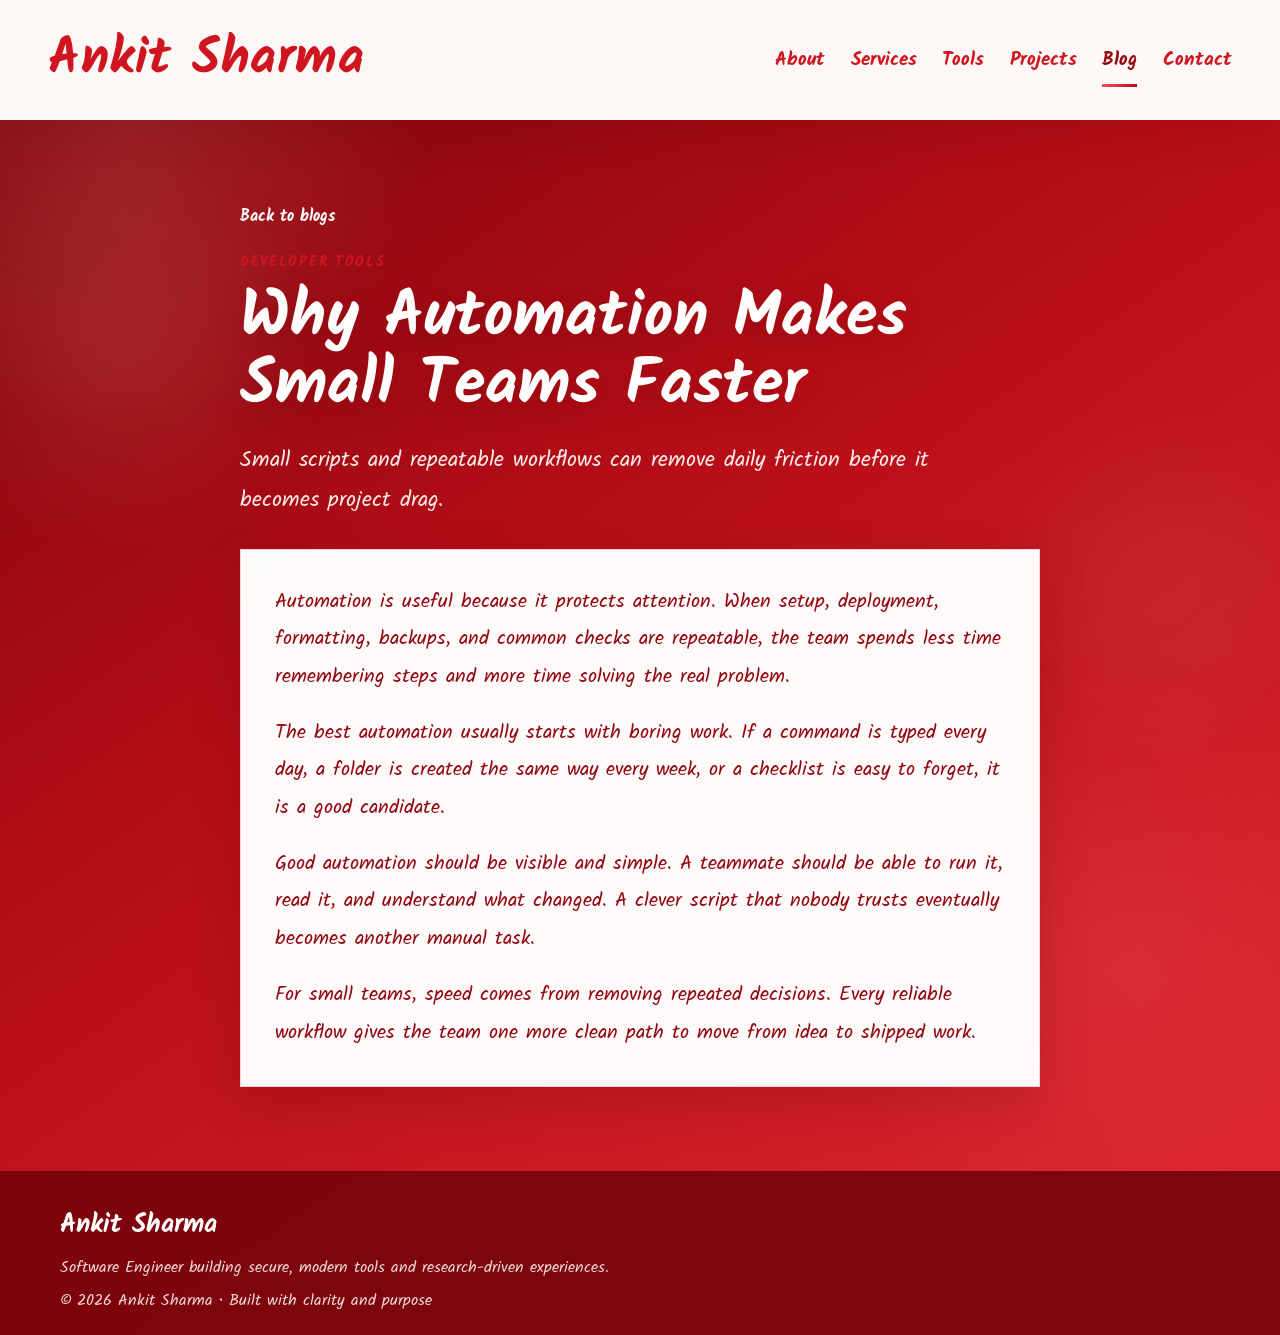
<file: blog-automation-small-teams.html>
<!DOCTYPE html>
<html lang="en">

<head>
  <meta charset="UTF-8">
  <meta name="viewport" content="width=device-width, initial-scale=1.0">
  <title>Why Automation Makes Small Teams Faster | Ankit Sharma</title>
  <link rel="preconnect" href="https://fonts.googleapis.com">
  <link rel="preconnect" href="https://fonts.gstatic.com" crossorigin>
  <link
    href="https://fonts.googleapis.com/css2?family=Kalam:wght@300;400;700&amp;family=Material+Symbols+Outlined:opsz,wght,FILL,GRAD@24,500,0,0"
    rel="stylesheet">
  <link rel="stylesheet" href="style.css">
  <link rel="shortcut icon" href="files/hero.jpg" type="image/x-icon">
</head>

<body>
  <div class="site-shell">
    <header class="site-header">
      <a class="brand" href="index.html#top" aria-label="Ankit Sharma home">
        <span class="brand-text">Ankit Sharma</span>
      </a>

      <nav class="site-nav" aria-label="Primary navigation">
        <a href="index.html#about">About</a>
        <a href="index.html#services">Services</a>
        <a href="index.html#tools">Tools</a>
        <a href="index.html#projects">Projects</a>
        <a href="blogs.html" aria-current="page">Blog</a>
        <a href="index.html#contact">Contact</a>
      </nav>
    </header>

    <main id="top">
      <article class="blog-article">
        <a class="text-link back-link" href="blogs.html">Back to blogs</a>
        <p class="section-label">Developer Tools</p>
        <h1>Why Automation Makes Small Teams Faster</h1>
        <p class="blog-intro">
          Small scripts and repeatable workflows can remove daily friction before it becomes project drag.
        </p>

        <div class="blog-article-body">
          <p>
            Automation is useful because it protects attention. When setup, deployment, formatting, backups, and common
            checks are repeatable, the team spends less time remembering steps and more time solving the real problem.
          </p>
          <p>
            The best automation usually starts with boring work. If a command is typed every day, a folder is created
            the same way every week, or a checklist is easy to forget, it is a good candidate.
          </p>
          <p>
            Good automation should be visible and simple. A teammate should be able to run it, read it, and understand
            what changed. A clever script that nobody trusts eventually becomes another manual task.
          </p>
          <p>
            For small teams, speed comes from removing repeated decisions. Every reliable workflow gives the team one
            more clean path to move from idea to shipped work.
          </p>
        </div>
      </article>
    </main>

    <footer class="site-footer">
      <p class="footer-logo">Ankit Sharma</p>
      <p class="footer-note">Software Engineer building secure, modern tools and research-driven experiences.</p>
      <p class="footer-bottom">© 2026 Ankit Sharma • Built with clarity and purpose</p>
    </footer>
  </div>
</body>

</html>
</file>
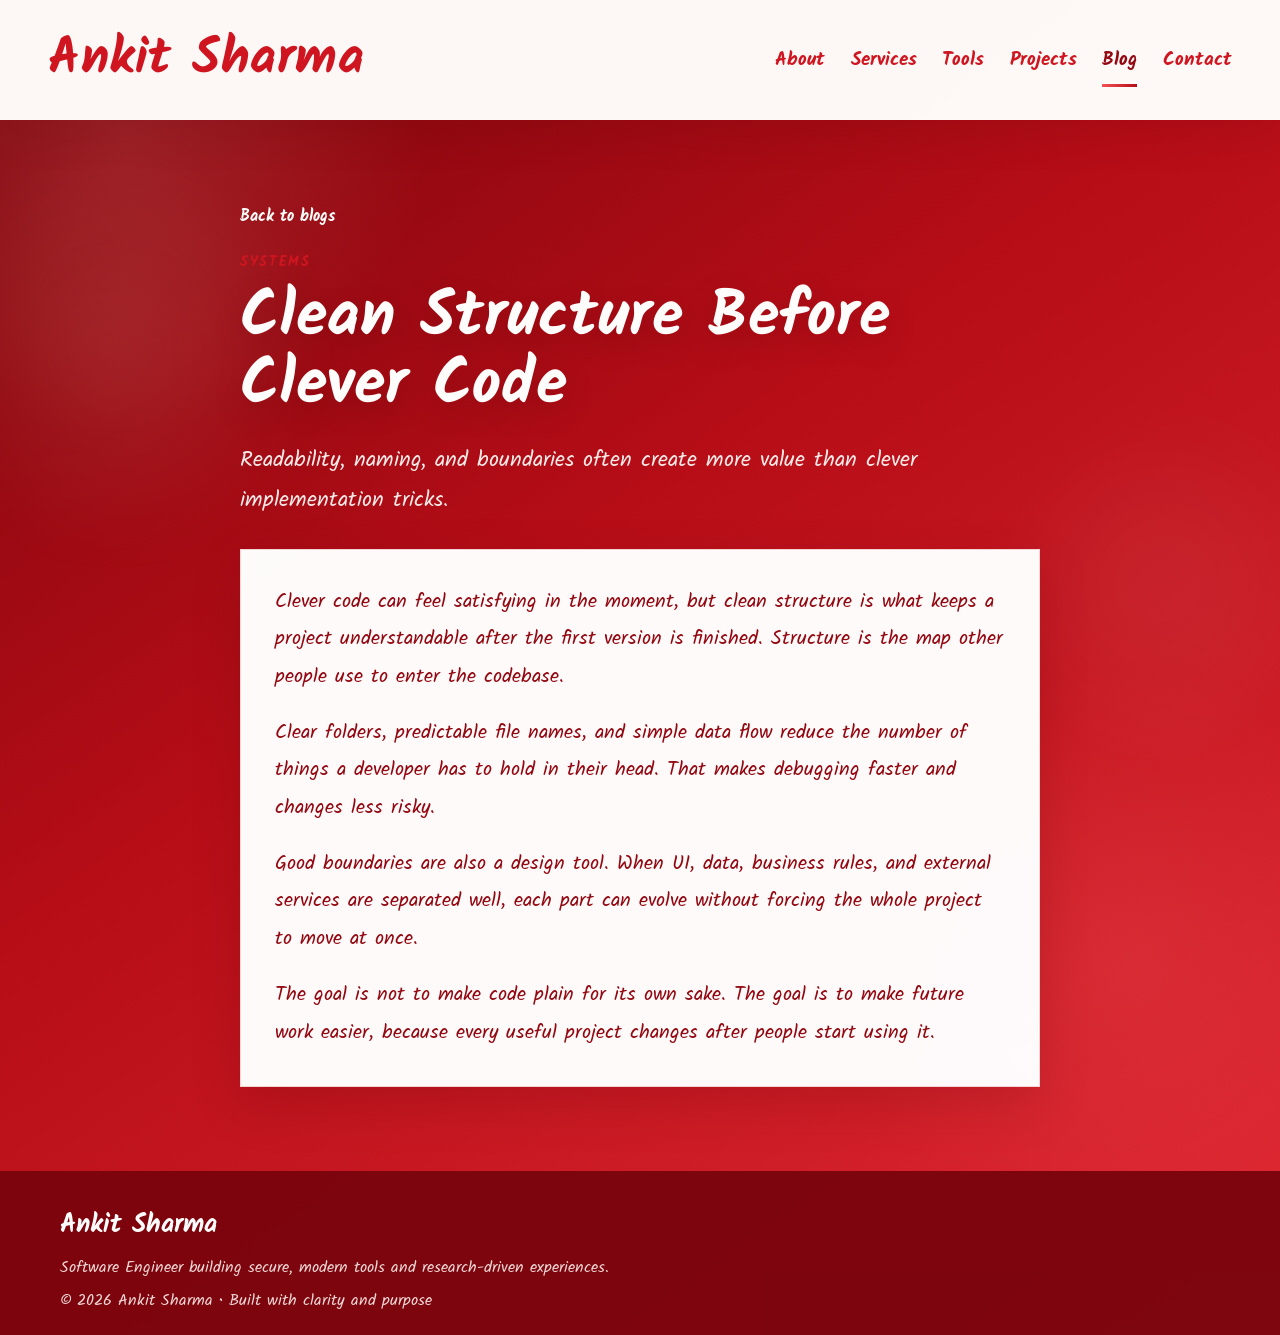
<file: blog-clean-structure.html>
<!DOCTYPE html>
<html lang="en">

<head>
  <meta charset="UTF-8">
  <meta name="viewport" content="width=device-width, initial-scale=1.0">
  <title>Clean Structure Before Clever Code | Ankit Sharma</title>
  <link rel="preconnect" href="https://fonts.googleapis.com">
  <link rel="preconnect" href="https://fonts.gstatic.com" crossorigin>
  <link
    href="https://fonts.googleapis.com/css2?family=Kalam:wght@300;400;700&amp;family=Material+Symbols+Outlined:opsz,wght,FILL,GRAD@24,500,0,0"
    rel="stylesheet">
  <link rel="stylesheet" href="style.css">
  <link rel="shortcut icon" href="files/hero.jpg" type="image/x-icon">
</head>

<body>
  <div class="site-shell">
    <header class="site-header">
      <a class="brand" href="index.html#top" aria-label="Ankit Sharma home">
        <span class="brand-text">Ankit Sharma</span>
      </a>

      <nav class="site-nav" aria-label="Primary navigation">
        <a href="index.html#about">About</a>
        <a href="index.html#services">Services</a>
        <a href="index.html#tools">Tools</a>
        <a href="index.html#projects">Projects</a>
        <a href="blogs.html" aria-current="page">Blog</a>
        <a href="index.html#contact">Contact</a>
      </nav>
    </header>

    <main id="top">
      <article class="blog-article">
        <a class="text-link back-link" href="blogs.html">Back to blogs</a>
        <p class="section-label">Systems</p>
        <h1>Clean Structure Before Clever Code</h1>
        <p class="blog-intro">
          Readability, naming, and boundaries often create more value than clever implementation tricks.
        </p>

        <div class="blog-article-body">
          <p>
            Clever code can feel satisfying in the moment, but clean structure is what keeps a project understandable
            after the first version is finished. Structure is the map other people use to enter the codebase.
          </p>
          <p>
            Clear folders, predictable file names, and simple data flow reduce the number of things a developer has to
            hold in their head. That makes debugging faster and changes less risky.
          </p>
          <p>
            Good boundaries are also a design tool. When UI, data, business rules, and external services are separated
            well, each part can evolve without forcing the whole project to move at once.
          </p>
          <p>
            The goal is not to make code plain for its own sake. The goal is to make future work easier, because every
            useful project changes after people start using it.
          </p>
        </div>
      </article>
    </main>

    <footer class="site-footer">
      <p class="footer-logo">Ankit Sharma</p>
      <p class="footer-note">Software Engineer building secure, modern tools and research-driven experiences.</p>
      <p class="footer-bottom">© 2026 Ankit Sharma • Built with clarity and purpose</p>
    </footer>
  </div>
</body>

</html>
</file>
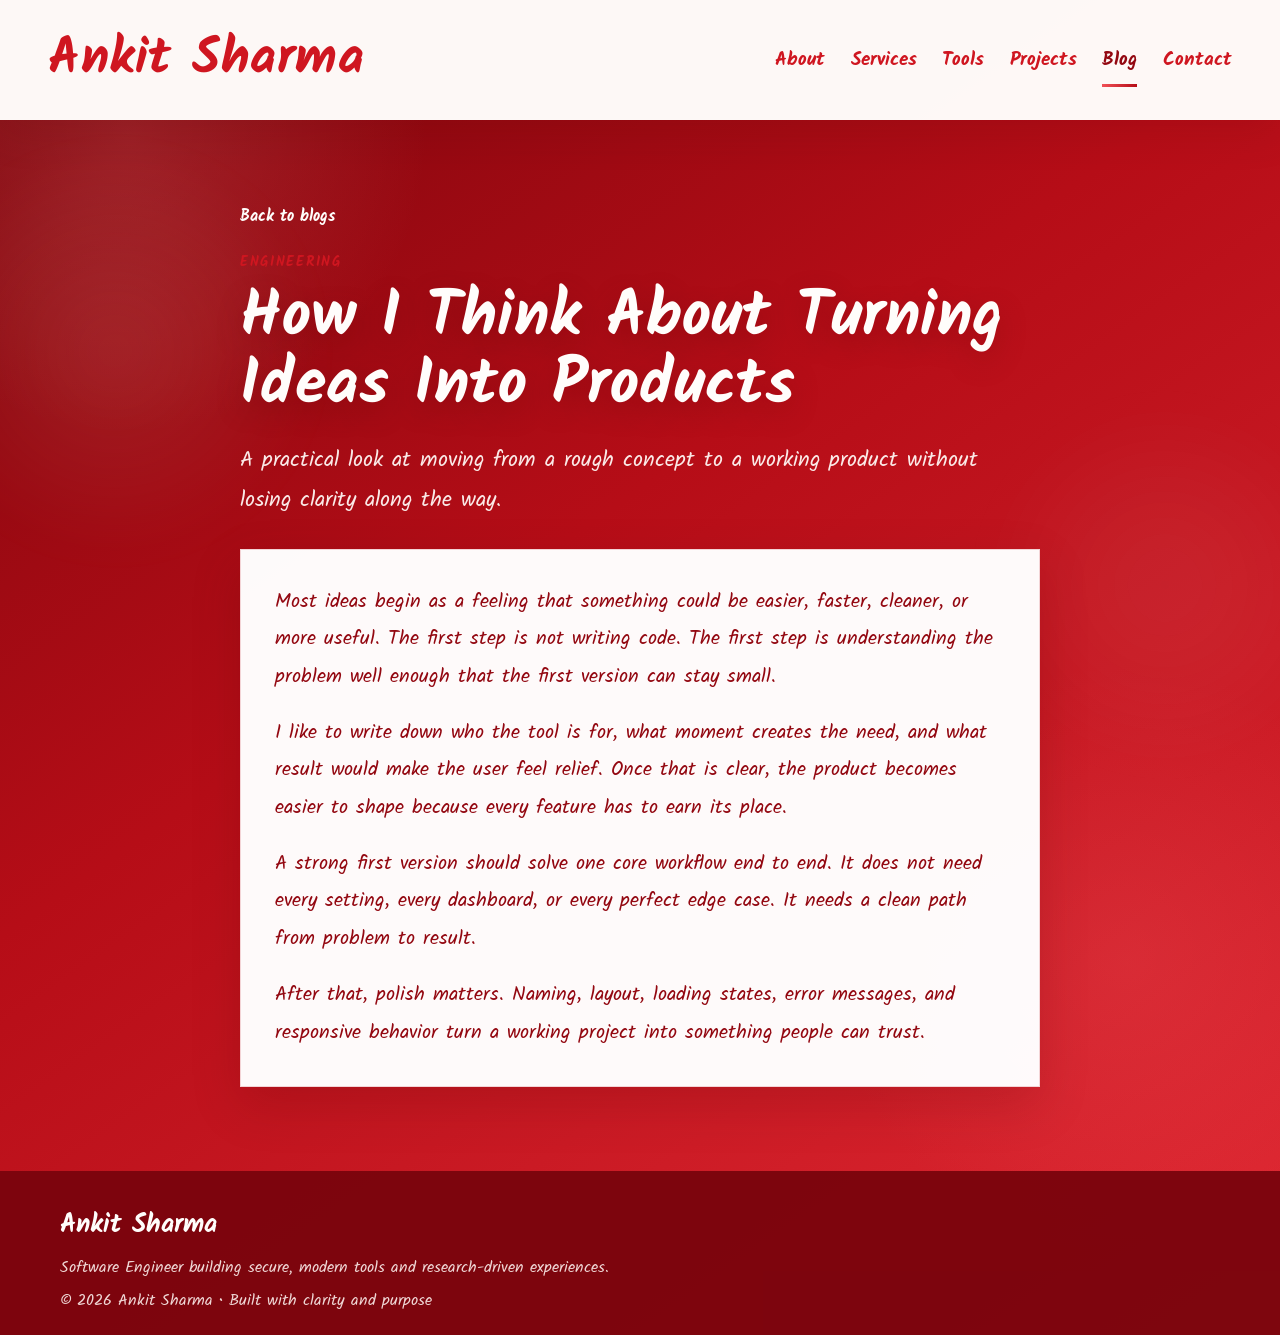
<file: blog-turning-ideas-into-products.html>
<!DOCTYPE html>
<html lang="en">

<head>
  <meta charset="UTF-8">
  <meta name="viewport" content="width=device-width, initial-scale=1.0">
  <title>How I Think About Turning Ideas Into Products | Ankit Sharma</title>
  <link rel="preconnect" href="https://fonts.googleapis.com">
  <link rel="preconnect" href="https://fonts.gstatic.com" crossorigin>
  <link
    href="https://fonts.googleapis.com/css2?family=Kalam:wght@300;400;700&amp;family=Material+Symbols+Outlined:opsz,wght,FILL,GRAD@24,500,0,0"
    rel="stylesheet">
  <link rel="stylesheet" href="style.css">
  <link rel="shortcut icon" href="files/hero.jpg" type="image/x-icon">
</head>

<body>
  <div class="site-shell">
    <header class="site-header">
      <a class="brand" href="index.html#top" aria-label="Ankit Sharma home">
        <span class="brand-text">Ankit Sharma</span>
      </a>

      <nav class="site-nav" aria-label="Primary navigation">
        <a href="index.html#about">About</a>
        <a href="index.html#services">Services</a>
        <a href="index.html#tools">Tools</a>
        <a href="index.html#projects">Projects</a>
        <a href="blogs.html" aria-current="page">Blog</a>
        <a href="index.html#contact">Contact</a>
      </nav>
    </header>

    <main id="top">
      <article class="blog-article">
        <a class="text-link back-link" href="blogs.html">Back to blogs</a>
        <p class="section-label">Engineering</p>
        <h1>How I Think About Turning Ideas Into Products</h1>
        <p class="blog-intro">
          A practical look at moving from a rough concept to a working product without losing clarity along the way.
        </p>

        <div class="blog-article-body">
          <p>
            Most ideas begin as a feeling that something could be easier, faster, cleaner, or more useful. The first
            step is not writing code. The first step is understanding the problem well enough that the first version can
            stay small.
          </p>
          <p>
            I like to write down who the tool is for, what moment creates the need, and what result would make the user
            feel relief. Once that is clear, the product becomes easier to shape because every feature has to earn its
            place.
          </p>
          <p>
            A strong first version should solve one core workflow end to end. It does not need every setting, every
            dashboard, or every perfect edge case. It needs a clean path from problem to result.
          </p>
          <p>
            After that, polish matters. Naming, layout, loading states, error messages, and responsive behavior turn a
            working project into something people can trust.
          </p>
        </div>
      </article>
    </main>

    <footer class="site-footer">
      <p class="footer-logo">Ankit Sharma</p>
      <p class="footer-note">Software Engineer building secure, modern tools and research-driven experiences.</p>
      <p class="footer-bottom">© 2026 Ankit Sharma • Built with clarity and purpose</p>
    </footer>
  </div>
</body>

</html>
</file>
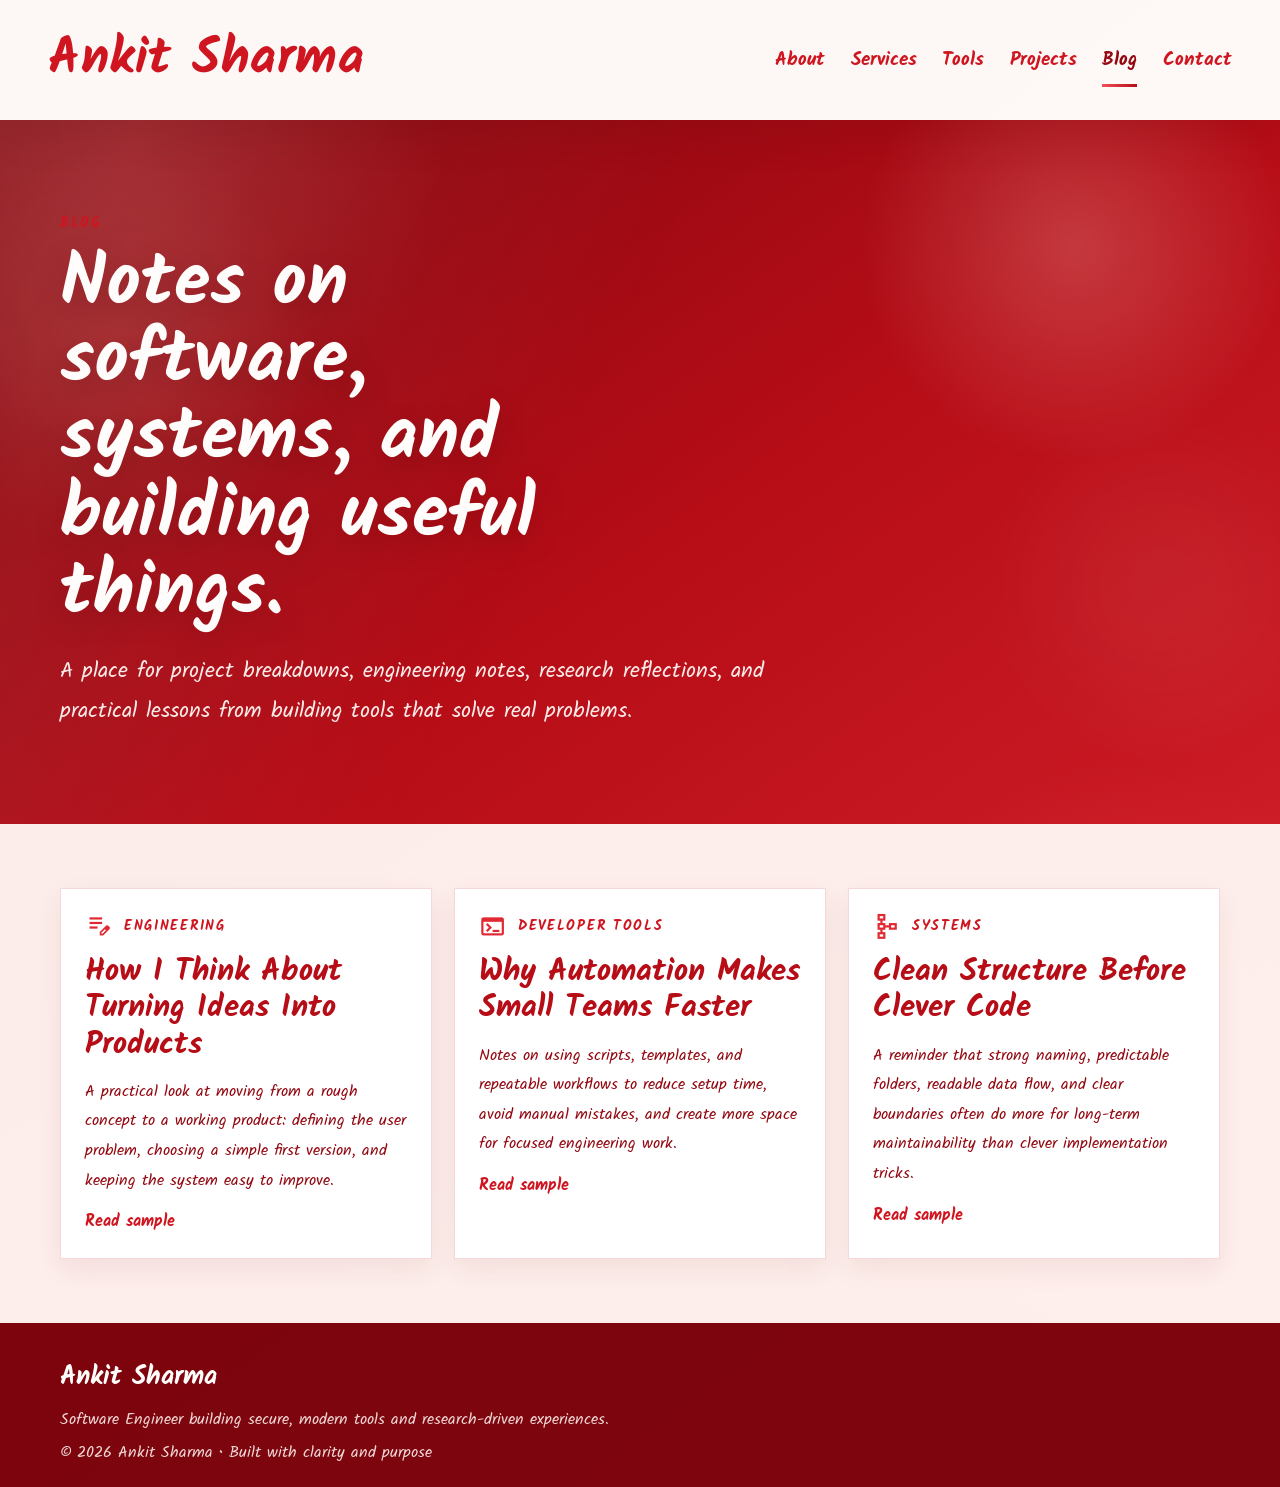
<file: blogs.html>
<!DOCTYPE html>
<html lang="en">

<head>
  <meta charset="UTF-8">
  <meta name="viewport" content="width=device-width, initial-scale=1.0">
  <title>Blog | Ankit Sharma</title>
  <link rel="preconnect" href="https://fonts.googleapis.com">
  <link rel="preconnect" href="https://fonts.gstatic.com" crossorigin>
  <link
    href="https://fonts.googleapis.com/css2?family=Kalam:wght@300;400;700&amp;family=Material+Symbols+Outlined:opsz,wght,FILL,GRAD@24,500,0,0"
    rel="stylesheet">
  <link rel="stylesheet" href="style.css">
  <link rel="shortcut icon" href="files/hero.jpg" type="image/x-icon">
</head>

<body>
  <div class="site-shell">
    <header class="site-header">
      <a class="brand" href="index.html#top" aria-label="Ankit Sharma home">
        <span class="brand-text">Ankit Sharma</span>
      </a>

      <nav class="site-nav" aria-label="Primary navigation">
        <a href="index.html#about">About</a>
        <a href="index.html#services">Services</a>
        <a href="index.html#tools">Tools</a>
        <a href="index.html#projects">Projects</a>
        <a href="blogs.html" aria-current="page">Blog</a>
        <a href="index.html#contact">Contact</a>
      </nav>
    </header>

    <main id="top">
      <section class="blog-hero">
        <div class="section-heading">
          <p class="section-label">Blog</p>
          <h1>Notes on software, systems, and building useful things.</h1>
          <p class="blog-intro">
            A place for project breakdowns, engineering notes, research reflections, and practical lessons from building
            tools that solve real problems.
          </p>
        </div>
      </section>

      <section class="content-section section-light">
        <div class="blog-list">
          <article class="blog-card">
            <div class="blog-meta">
              <span class="material-symbols-outlined section-icon">edit_note</span>
              <p class="project-type">Engineering</p>
            </div>
            <h2>How I Think About Turning Ideas Into Products</h2>
            <p>
              A practical look at moving from a rough concept to a working product: defining the user problem, choosing
              a simple first version, and keeping the system easy to improve.
            </p>
            <a class="text-link" href="blog-turning-ideas-into-products.html">Read sample</a>
          </article>

          <article class="blog-card">
            <div class="blog-meta">
              <span class="material-symbols-outlined section-icon">terminal</span>
              <p class="project-type">Developer Tools</p>
            </div>
            <h2>Why Automation Makes Small Teams Faster</h2>
            <p>
              Notes on using scripts, templates, and repeatable workflows to reduce setup time, avoid manual mistakes,
              and create more space for focused engineering work.
            </p>
             <a class="text-link" href="blog-automation-small-teams.html">Read sample</a>

          </article>

          <article class="blog-card">
            <div class="blog-meta">
              <span class="material-symbols-outlined section-icon">schema</span>
              <p class="project-type">Systems</p>
            </div>
            <h2>Clean Structure Before Clever Code</h2>
            <p>
              A reminder that strong naming, predictable folders, readable data flow, and clear boundaries often do more
              for long-term maintainability than clever implementation tricks.
            </p>
             <a class="text-link" href="blog-clean-structure.html">Read sample</a>
          </article>
        </div>
      </section>
    </main>

    <footer class="site-footer">
      <p class="footer-logo">Ankit Sharma</p>
      <p class="footer-note">Software Engineer building secure, modern tools and research-driven experiences.</p>
      <p class="footer-bottom">© 2026 Ankit Sharma • Built with clarity and purpose</p>
    </footer>
  </div>
</body>

</html>
</file>
<file: style.css>
:root {
  --red-900: #78050c;
  --red-800: #930811;
  --red-700: #b60d17;
  --red-600: #cf1620;
  --red-500: #e12933;
  --red-400: #f15157;
  --white: #fffdfb;
  --white-soft: rgba(255, 253, 251, 0.84);
  --line: rgba(183, 18, 27, 0.16);
  --ink-red: #931018;
  --shadow: 0 24px 70px rgba(85, 0, 7, 0.2);
  --header-height: 120px;
  --max-content: 1240px;
}

* {
  box-sizing: border-box;
}

html {
  scroll-behavior: smooth;
}

body {
  margin: 0;
  font-family: "Kalam", cursive;
  color: var(--white);
  background:
    radial-gradient(circle at 10% 10%, rgba(255, 151, 151, 0.18), transparent 18%),
    radial-gradient(circle at 88% 72%, rgba(255, 110, 118, 0.16), transparent 20%),
    linear-gradient(145deg, var(--red-900) 0%, var(--red-700) 42%, var(--red-500) 100%);
  overflow-x: hidden;
}

body::before,
body::after {
  content: "";
  position: fixed;
  inset: auto;
  width: 38vw;
  height: 38vw;
  pointer-events: none;
  filter: blur(28px);
  opacity: 0.28;
  z-index: 0;
  animation: drift 15s ease-in-out infinite alternate;
}

body::before {
  top: 12%;
  left: -10%;
  background: radial-gradient(circle, rgba(255, 226, 195, 0.36), transparent 62%);
}

body::after {
  right: -10%;
  bottom: 8%;
  background: radial-gradient(circle, rgba(255, 255, 255, 0.22), transparent 58%);
  animation-duration: 18s;
}

img,
video {
  display: block;
  max-width: 100%;
}

a {
  color: inherit;
}

.site-shell {
  position: relative;
  z-index: 1;
  width: 100%;
}

.site-header {
  position: fixed;
  top: 0;
  left: 0;
  right: 0;
  z-index: 50;
  display: flex;
  align-items: center;
  justify-content: space-between;
  gap: 20px;
  min-height: var(--header-height);
  padding: 20px clamp(16px, 4vw, 48px);
  background: rgba(255, 253, 251, 0.98);
  color: var(--ink-red);
  box-shadow: 0 14px 40px rgba(83, 4, 11, 0.12);
}

.brand {
  text-decoration: none;
}

.brand-text {
  display: inline-block;
  font-size: clamp(2.1rem, 4vw, 3.8rem);
  font-weight: 700;
  line-height: 1;
  letter-spacing: 0.01em;
  color: var(--red-600);
  animation: inkPulse 5s ease-in-out infinite;
}

.site-nav {
  display: flex;
  align-items: center;
  justify-content: center;
  gap: clamp(12px, 2vw, 34px);
  flex-wrap: wrap;
}

.site-nav a {
  position: relative;
  text-decoration: none;
  color: var(--red-600);
  font-size: clamp(1rem, 1.5vw, 1.3rem);
  font-weight: 700;
  padding: 6px 0;
  transition: color 0.3s ease, transform 0.3s ease;
}

.site-nav a::after {
  content: "";
  position: absolute;
  left: 0;
  bottom: -6px;
  width: 100%;
  height: 3px;
  background: linear-gradient(90deg, var(--red-400), var(--red-700));
  transform: scaleX(0);
  transform-origin: left;
  transition: transform 0.35s ease;
}

.site-nav a:hover,
.site-nav a:focus-visible {
  color: var(--red-800);
  transform: translateY(-2px);
}

.site-nav a:hover::after,
.site-nav a:focus-visible::after,
.site-nav a[aria-current="page"]::after {
  transform: scaleX(1);
}

.site-nav a[aria-current="page"] {
  color: var(--red-800);
}


main {
  padding-top: var(--header-height);
}

.hero,
.content-section,
.site-footer {
  width: 100%;
}

.hero {
  position: relative;
  display: grid;
  grid-template-columns: minmax(0, 1.15fr) minmax(280px, 0.85fr);
  align-items: center;
  gap: clamp(24px, 4vw, 56px);
  min-height: calc(100vh - var(--header-height));
  padding: clamp(34px, 5vw, 68px) clamp(16px, 5vw, 60px);
  overflow: hidden;
}

.hero::before {
  content: "";
  position: absolute;
  inset: 0;
  background:
    linear-gradient(115deg, rgba(255, 255, 255, 0.06), transparent 42%),
    radial-gradient(circle at 78% 22%, rgba(255, 236, 220, 0.18), transparent 18%),
    radial-gradient(circle at 15% 82%, rgba(255, 255, 255, 0.1), transparent 20%);
  pointer-events: none;
}

.hero-backdrop {
  position: absolute;
  inset: auto 12% 14% auto;
  width: 340px;
  height: 340px;
  border-radius: 50%;
  background: radial-gradient(circle, rgba(255, 242, 238, 0.18), transparent 65%);
  animation: floatBlob 10s ease-in-out infinite;
}

.hero-copy,
.hero-spotlight {
  position: relative;
  z-index: 1;
}

.eyebrow,
.section-label,
.project-type,
.portrait-kicker {
  margin: 0;
  color: rgba(255, 243, 238, 0.88);
  text-transform: uppercase;
  letter-spacing: 0.12em;
  font-size: 0.88rem;
  font-weight: 700;
}

.hero h1,
.blog-hero h1,
.section-heading h2,
.blog-card h2,
.portrait-content h2,
.project-body h3,
.tile h3,
.info-panel h3 {
  margin: 0;
  font-family: "Kalam", cursive;
  font-weight: 700;
}

.hero h1 {
  max-width: 11ch;
  margin-top: 14px;
  font-size: clamp(2.6rem, 6vw, 5.5rem);
  line-height: 1.02;
  text-shadow: 0 10px 28px rgba(96, 2, 10, 0.26);
  animation: riseIn 1s ease 0.1s both;
}

.hero-summary {
  max-width: 760px;
  margin: 18px 0 0;
  color: rgba(255, 248, 244, 0.94);
  font-size: clamp(1.05rem, 2vw, 1.4rem);
  line-height: 1.85;
  animation: riseIn 1s ease 0.25s both;
}

.hero-actions {
  display: flex;
  flex-wrap: wrap;
  gap: 16px;
  margin-top: 28px;
  animation: riseIn 1s ease 0.4s both;
}

.button {
  display: inline-flex;
  align-items: center;
  justify-content: center;
  min-height: 58px;
  padding: 0 24px;
  border: 2px solid transparent;
  text-decoration: none;
  font-size: 1.04rem;
  font-weight: 700;
  transition: transform 0.35s ease, box-shadow 0.35s ease, background 0.35s ease, color 0.35s ease;
}

.button-primary {
  background: var(--white);
  color: var(--red-700);
  box-shadow: 0 16px 36px rgba(84, 0, 6, 0.24);
}

.button-secondary {
  border-color: rgba(255, 250, 246, 0.45);
  background: rgba(255, 255, 255, 0.08);
  color: var(--white);
}

.button:hover {
  transform: translateY(-4px) scale(1.02);
}

.hero-metrics {
  display: grid;
  grid-template-columns: repeat(3, minmax(0, 1fr));
  gap: 16px;
  margin-top: 30px;
  animation: riseIn 1s ease 0.55s both;
}

.hero-metrics article {
  padding: 18px 16px;
  background: rgba(255, 255, 255, 0.08);
  border: 1px solid rgba(255, 250, 248, 0.14);
  box-shadow: inset 0 1px 0 rgba(255, 255, 255, 0.08);
  transition: transform 0.35s ease, background 0.35s ease;
}

.hero-metrics article:hover {
  transform: translateY(-4px);
  background: rgba(255, 255, 255, 0.12);
}

.metric-value {
  display: block;
  font-size: 1.28rem;
  font-weight: 700;
}

.metric-label {
  display: block;
  margin-top: 4px;
  color: rgba(255, 243, 239, 0.9);
  line-height: 1.6;
}

.hero-spotlight {
  display: flex;
  justify-content: center;
}

.portrait-card {
  width: min(100%, 440px);
  background:
    linear-gradient(180deg, rgba(255, 253, 251, 0.98), rgba(255, 244, 240, 0.95)),
    var(--white);
  color: var(--ink-red);
  box-shadow: var(--shadow);
  transform: translateY(0);
  animation: floatCard 7s ease-in-out infinite;
}

.portrait-frame {
  padding: 18px 18px 0;
}

.portrait-frame img {
  width: 100%;
  aspect-ratio: 4 / 4.7;
  object-fit: cover;
}

.portrait-content {
  padding: 18px 20px 24px;
}

.portrait-kicker,
.section-label,
.project-type {
  color: var(--red-600);
}

.portrait-content h2 {
  margin-top: 10px;
  font-size: clamp(1.55rem, 3vw, 2.2rem);
  line-height: 1.15;
}

.portrait-content p {
  margin: 12px 0 0;
  color: var(--red-800);
  line-height: 1.8;
}

.content-section {
  padding: clamp(34px, 5vw, 64px) clamp(16px, 5vw, 60px);
}

.blog-hero {
  padding: clamp(46px, 8vw, 92px) clamp(16px, 5vw, 60px);
  background:
    linear-gradient(115deg, rgba(255, 255, 255, 0.08), transparent 46%),
    radial-gradient(circle at 84% 18%, rgba(255, 236, 220, 0.2), transparent 18%);
}

.blog-hero .section-heading {
  margin-bottom: 0;
}

.blog-hero h1 {
  max-width: 13ch;
  margin: 12px 0 0;
  color: var(--white);
  font-size: clamp(2.55rem, 5.8vw, 5.2rem);
  line-height: 1.04;
  text-shadow: 0 10px 28px rgba(96, 2, 10, 0.26);
  animation: riseIn 1s ease 0.1s both;
}

.blog-intro {
  max-width: 760px;
  margin: 20px 0 0;
  color: rgba(255, 248, 244, 0.94);
  font-size: clamp(1.05rem, 2vw, 1.35rem);
  line-height: 1.85;
  animation: riseIn 1s ease 0.25s both;
}

.content-section:nth-of-type(odd) {
  background: rgba(255, 254, 252, 0.96);
}

.content-section:nth-of-type(even) {
  background: rgba(255, 247, 244, 0.96);
}

.section-heading {
  max-width: var(--max-content);
  margin: 0 auto 24px;
}

.section-heading h2 {
  max-width: 13ch;
  color: var(--red-700);
  font-size: clamp(2rem, 4vw, 3.6rem);
  line-height: 1.06;
}

.about-grid,
.contact-panel,
.projects,
.blog-list {
  max-width: var(--max-content);
  margin: 0 auto;
}

.about-grid,
.contact-panel {
  display: grid;
  grid-template-columns: minmax(0, 1fr) minmax(0, 0.95fr);
  gap: 24px;
  align-items: start;
}

.lead-text,
.contact-copy p {
  margin: 0;
  color: var(--red-800);
  font-size: clamp(1rem, 1.8vw, 1.22rem);
  line-height: 1.9;
}

.about-panels,
.tile-grid,
.chip-grid,
.contact-links {
  display: grid;
  gap: 18px;
}

.about-panels {
  grid-template-columns: repeat(2, minmax(0, 1fr));
}

.info-panel,
.tile,
.project-card,
.blog-card,
.contact-links a,
.chip {
  background: rgba(255, 255, 255, 0.98);
  color: var(--ink-red);
  border: 1px solid var(--line);
  box-shadow: 0 10px 26px rgba(116, 10, 18, 0.07);
  transition: transform 0.35s ease, box-shadow 0.35s ease, background 0.35s ease;
}

.info-panel,
.tile {
  padding: 22px;
}

.section-icon,
.contact-links .material-symbols-outlined {
  color: var(--red-500);
  font-size: 1.7rem;
}

.info-panel:hover,
.tile:hover,
.project-card:hover,
.contact-links a:hover,
.blog-card:hover,
.chip:hover {
  transform: translateY(-6px);
  box-shadow: 0 20px 36px rgba(116, 10, 18, 0.12);
}

.info-panel h3,
.tile h3 {
  margin-top: 14px;
  font-size: 1.5rem;
}

.info-panel p,
.tile p {
  margin: 10px 0 0;
  color: var(--red-800);
  line-height: 1.8;
}

.tile-grid {
  max-width: var(--max-content);
  margin: 0 auto;
  grid-template-columns: repeat(3, minmax(0, 1fr));
}

.chip-grid {
  max-width: var(--max-content);
  margin: 0 auto;
  grid-template-columns: repeat(5, minmax(0, 1fr));
}

.chip {
  display: inline-flex;
  align-items: center;
  justify-content: center;
  min-height: 66px;
  padding: 14px 16px;
  text-align: center;
  font-size: 1rem;
  font-weight: 700;
}

.projects {
  display: grid;
  grid-template-columns: repeat(2, minmax(0, 1fr));
  gap: 22px;
}

.project-link {
  text-decoration: none;
}

.project-card {
  display: grid;
  gap: 16px;
  padding: 18px;
  min-height: 100%;
}

.project-card-text {
  align-content: center;
  min-height: 240px;
  background:
    radial-gradient(circle at top right, rgba(241, 81, 87, 0.14), transparent 24%),
    rgba(255, 255, 255, 0.98);
}

.project-media {
  display: grid;
  grid-template-columns: 1.05fr 0.95fr;
  gap: 14px;
}

.media-frame {
  position: relative;
  overflow: hidden;
  background: #fff3f1;
}

.media-frame img,
.media-frame video {
  width: 100%;
  height: 100%;
  object-fit: cover;
}

.media-frame img {
  aspect-ratio: 16 / 10;
}

.media-frame video {
  min-height: 240px;
  background: #1f0a0d;
}

.media-badge {
  position: absolute;
  top: 12px;
  left: 12px;
  padding: 7px 12px;
  background: rgba(190, 18, 30, 0.9);
  color: var(--white);
  font-size: 0.84rem;
  font-weight: 700;
  letter-spacing: 0.08em;
  text-transform: uppercase;
}

.project-body {
  display: grid;
  gap: 8px;
}

.project-body h3 {
  font-size: clamp(1.5rem, 2vw, 2rem);
  line-height: 1.2;
}

.project-body p:last-child {
  margin: 0;
  color: var(--red-800);
  line-height: 1.85;
}

.blog-list {
  display: grid;
  grid-template-columns: repeat(3, minmax(0, 1fr));
  gap: 22px;
}

.blog-card {
  display: grid;
  align-content: start;
  gap: 14px;
  min-height: 100%;
  padding: 24px;
}

.blog-meta {
  display: flex;
  align-items: center;
  gap: 12px;
}

.blog-card h2 {
  color: var(--red-700);
  font-size: clamp(1.55rem, 2.4vw, 2.2rem);
  line-height: 1.18;
}

.blog-card p {
  margin: 0;
}

.blog-card > p {
  color: var(--red-800);
  line-height: 1.85;
}

.text-link {
  align-self: end;
  color: var(--red-600);
  font-weight: 700;
  text-decoration: none;
}

.text-link:hover,
.text-link:focus-visible {
  color: var(--red-800);
  text-decoration: underline;
}


.contact-panel {
  padding: 22px;
}

.contact-links {
  grid-template-columns: repeat(2, minmax(0, 1fr));
}

.contact-links a {
  display: inline-flex;
  align-items: center;
  gap: 12px;
  min-height: 76px;
  padding: 14px 18px;
  text-decoration: none;
  font-size: 1rem;
  font-weight: 700;
  min-width: 0;
  white-space: normal;
  overflow-wrap: anywhere;
  word-break: break-word;
  line-height: 1.45;
}

.contact-links a .material-symbols-outlined {
  flex: 0 0 auto;
}

.site-footer {
  background: rgba(122, 5, 13, 0.96);
  padding: 34px clamp(16px, 5vw, 60px) 20px;
}

.site-footer > * {
  max-width: var(--max-content);
  margin-left: auto;
  margin-right: auto;
}

.footer-logo {
  margin-top: 0;
  margin-bottom: 8px;
  font-size: 1.6rem;
  font-weight: 700;
}

.footer-note,
.footer-bottom {
  margin-top: 0;
  margin-bottom: 0;
  color: rgba(255, 245, 241, 0.88);
  line-height: 1.7;
}

.blog-article {
  max-width: 920px;
  margin: 0 auto;
  padding: clamp(44px, 7vw, 84px) clamp(16px, 5vw, 60px);
}

.blog-article h1 {
  margin: 12px 0 0;
  color: var(--white);
  font-size: clamp(2.4rem, 5vw, 4.8rem);
  line-height: 1.06;
  text-shadow: 0 10px 28px rgba(96, 2, 10, 0.26);
}

.back-link {
  display: inline-block;
  margin-bottom: 22px;
  color: var(--white);
}

.blog-article-body {
  display: grid;
  gap: 18px;
  margin-top: 28px;
  padding: clamp(22px, 4vw, 34px);
  background: rgba(255, 255, 255, 0.98);
  color: var(--red-800);
  border: 1px solid var(--line);
  box-shadow: 0 18px 46px rgba(84, 0, 6, 0.18);
}

.blog-article-body p {
  margin: 0;
  font-size: clamp(1.05rem, 2vw, 1.24rem);
  line-height: 1.9;
}



.footer-bottom {
  margin-top: 6px;
}

@keyframes drift {
  from {
    transform: translate3d(0, 0, 0) scale(1);
  }

  to {
    transform: translate3d(32px, -22px, 0) scale(1.08);
  }
}

@keyframes floatBlob {
  0%,
  100% {
    transform: translateY(0) scale(1);
  }

  50% {
    transform: translateY(-18px) scale(1.06);
  }
}

@keyframes floatCard {
  0%,
  100% {
    transform: translateY(0);
  }

  50% {
    transform: translateY(-10px);
  }
}

@keyframes inkPulse {
  0%,
  100% {
    color: var(--red-600);
    text-shadow: 0 0 0 rgba(227, 41, 51, 0);
  }

  50% {
    color: var(--red-500);
    text-shadow: 0 0 22px rgba(227, 41, 51, 0.18);
  }
}

@keyframes riseIn {
  from {
    opacity: 0;
    transform: translateY(24px);
  }

  to {
    opacity: 1;
    transform: translateY(0);
  }
}

@media (prefers-reduced-motion: reduce) {
  *,
  *::before,
  *::after {
    animation: none !important;
    transition: none !important;
    scroll-behavior: auto !important;
  }
}

@media (max-width: 1100px) {
  :root {
    --header-height: 132px;
  }

  .hero {
    grid-template-columns: 1fr;
    min-height: auto;
  }

  .hero h1,
  .section-heading h2 {
    max-width: none;
  }

  .hero-metrics,
  .tile-grid,
  .projects,
  .blog-list,
  .chip-grid,
  .contact-links,
  .about-panels,
  .project-media,
  .about-grid,
  .contact-panel {
    grid-template-columns: 1fr 1fr;
  }

  .hero-metrics {
    grid-template-columns: repeat(3, minmax(0, 1fr));
  }

  .hero-spotlight {
    justify-content: flex-start;
  }
}

@media (max-width: 820px) {
  :root {
    --header-height: 164px;
  }

  .site-header {
    flex-direction: column;
    justify-content: center;
    align-items: flex-start;
    padding-top: 18px;
    padding-bottom: 18px;
  }

  .site-nav {
    width: 100%;
    justify-content: flex-start;
    gap: 10px 18px;
  }

  .hero-metrics,
  .about-grid,
  .contact-panel,
  .about-panels,
  .tile-grid,
  .chip-grid,
  .blog-list,
  .projects,
  .project-media,
  .contact-links {
    grid-template-columns: 1fr;
  }

  .hero {
    padding-top: 30px;
    padding-bottom: 30px;
  }

  .hero-actions {
    width: 100%;
  }

  .button {
    width: 100%;
  }
}

@media (max-width: 560px) {
  :root {
    --header-height: 186px;
  }

  .site-header {
    padding-left: 16px;
    padding-right: 16px;
  }

  .brand-text {
    font-size: 2.45rem;
  }

  .site-nav a {
    font-size: 1rem;
  }

  .hero,
  .content-section,
  .site-footer {
    padding-left: 16px;
    padding-right: 16px;
  }

  .hero h1 {
    font-size: 2.25rem;
  }

  .blog-intro,
  .hero-summary,
  .lead-text,
  .contact-copy p,
  .blog-card > p,
  .project-body p:last-child,
  .info-panel p,
  .tile p,
  .portrait-content p {
    font-size: 1rem;
  }
}
</file>
